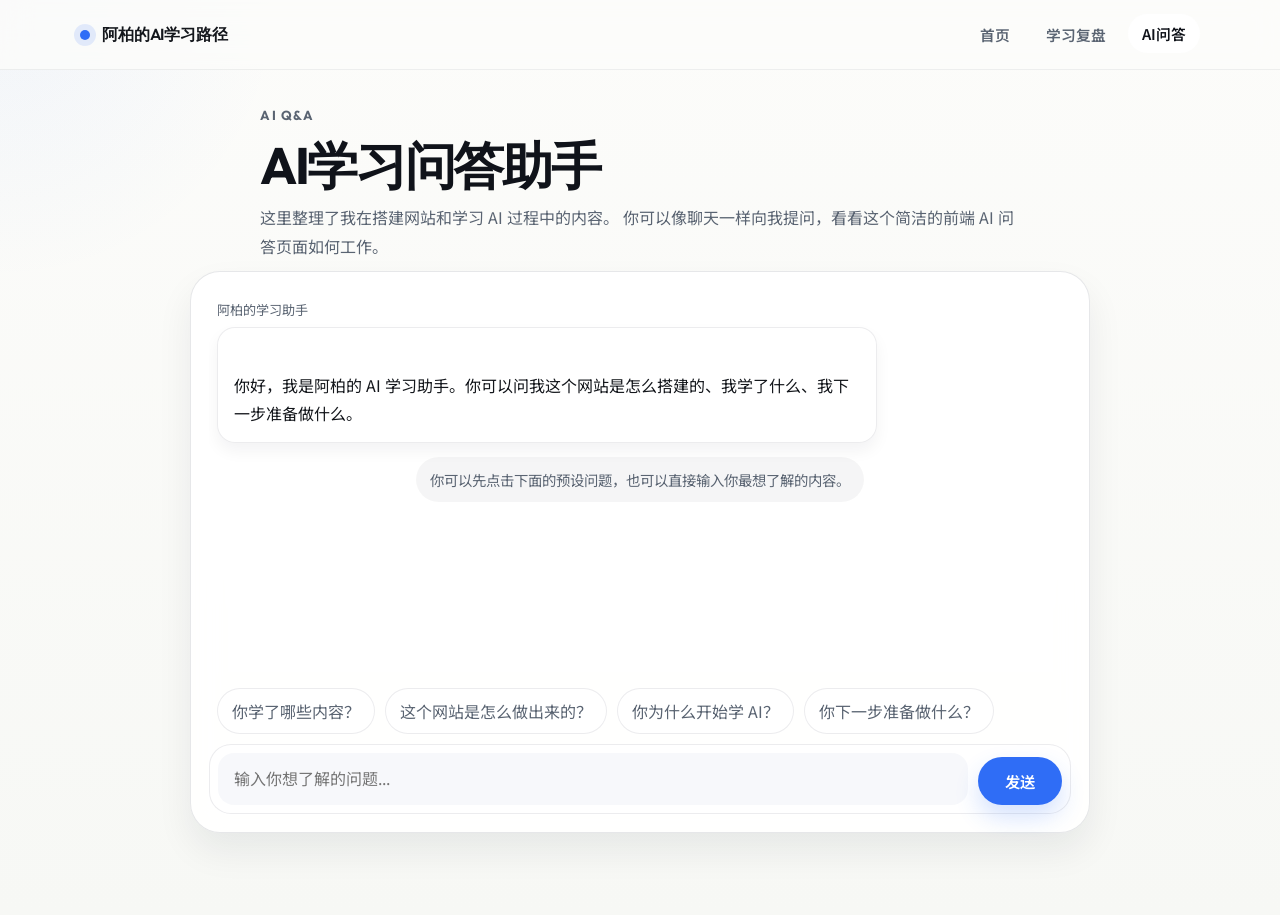
<file: qa.html>
<!DOCTYPE html>
<html lang="zh-CN">
<head>
  <meta charset="UTF-8">
  <meta name="viewport" content="width=device-width, initial-scale=1.0">
  <title>阿柏的AI学习路径 | AI问答</title>
  <link rel="preconnect" href="https://fonts.googleapis.com">
  <link rel="preconnect" href="https://fonts.gstatic.com" crossorigin>
  <link href="https://fonts.googleapis.com/css2?family=Outfit:wght@400;500;600;700;800&family=Noto+Sans+SC:wght@400;500;700;800&display=swap" rel="stylesheet">
  <link rel="stylesheet" href="style.css">
</head>
<body data-page="qa">
  <header class="site-header">
    <div class="container nav-wrap">
      <a class="brand" href="index.html">
        <span class="brand-mark"></span>
        <span>阿柏的AI学习路径</span>
      </a>
      <nav class="site-nav" aria-label="主导航">
        <a href="index.html" class="nav-link">首页</a>
        <a href="review.html" class="nav-link">学习复盘</a>
        <a href="qa.html" class="nav-link">AI问答</a>
      </nav>
    </div>
  </header>

  <main class="page-main">
    <section class="page-header page-enter">
      <div class="container page-header-inner">
        <p class="eyebrow">AI Q&A</p>
        <h1>AI学习问答助手</h1>
        <p>
          这里整理了我在搭建网站和学习 AI 过程中的内容。
          你可以像聊天一样向我提问，看看这个简洁的前端 AI 问答页面如何工作。
        </p>
      </div>
    </section>

    <section class="container chat-page page-enter">
      <div class="chat-shell surface-card">
        <div class="chat-messages" id="chatMessages">
          <div class="message message-ai">
            <div class="message-content">
              <div class="message-meta">阿柏的学习助手</div>
              <div class="message-bubble">
                你好，我是阿柏的 AI 学习助手。你可以问我这个网站是怎么搭建的、我学了什么、我下一步准备做什么。
              </div>
            </div>
          </div>
          <div class="chat-helper-note">
            你可以先点击下面的预设问题，也可以直接输入你最想了解的内容。
          </div>
        </div>

        <div class="preset-section">
          <button class="preset-question" type="button">你学了哪些内容？</button>
          <button class="preset-question" type="button">这个网站是怎么做出来的？</button>
          <button class="preset-question" type="button">你为什么开始学 AI？</button>
          <button class="preset-question" type="button">你下一步准备做什么？</button>
        </div>

        <div class="chat-composer">
          <label class="sr-only" for="questionInput">输入你的问题</label>
          <textarea
            id="questionInput"
            class="chat-input"
            rows="1"
            placeholder="输入你想了解的问题..."
          ></textarea>
          <button id="askButton" class="btn btn-primary send-button" type="button">发送</button>
        </div>
      </div>
    </section>
  </main>

  <script src="script.js"></script>
</body>
</html>
</file>
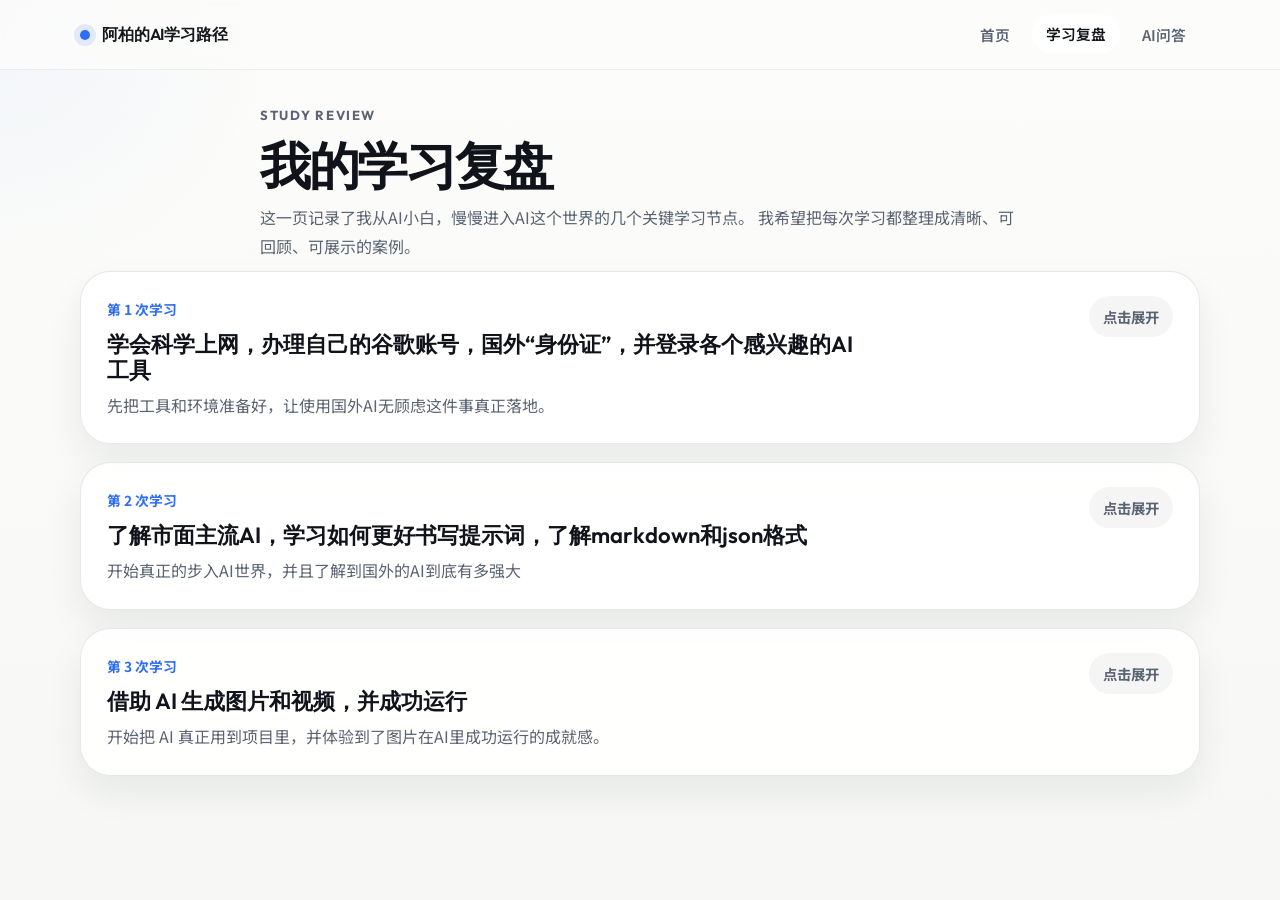
<file: review.html>
<!DOCTYPE html>
<html lang="zh-CN">
<head>
  <meta charset="UTF-8">
  <meta name="viewport" content="width=device-width, initial-scale=1.0">
  <title>阿柏的AI学习路径 | 学习复盘</title>
  <link rel="preconnect" href="https://fonts.googleapis.com">
  <link rel="preconnect" href="https://fonts.gstatic.com" crossorigin>
  <link href="https://fonts.googleapis.com/css2?family=Outfit:wght@400;500;600;700;800&family=Noto+Sans+SC:wght@400;500;700;800&display=swap" rel="stylesheet">
  <link rel="stylesheet" href="style.css">
</head>
<body data-page="review">
  <header class="site-header">
    <div class="container nav-wrap">
      <a class="brand" href="index.html">
        <span class="brand-mark"></span>
        <span>阿柏的AI学习路径</span>
      </a>
      <nav class="site-nav" aria-label="主导航">
        <a href="index.html" class="nav-link">首页</a>
        <a href="review.html" class="nav-link">学习复盘</a>
        <a href="qa.html" class="nav-link">AI问答</a>
      </nav>
    </div>
  </header>

  <main class="page-main">
    <section class="page-header page-enter">
      <div class="container page-header-inner">
        <p class="eyebrow">Study Review</p>
        <h1>我的学习复盘</h1>
        <p>
          这一页记录了我从AI小白，慢慢进入AI这个世界的几个关键学习节点。
          我希望把每次学习都整理成清晰、可回顾、可展示的案例。
        </p>
      </div>
    </section>

    <section class="container review-list">
      <article class="review-card surface-card expandable-card reveal">
        <button class="review-toggle" type="button" aria-expanded="false">
          <div class="review-toggle-copy">
            <span class="review-step">第 1 次学习</span>
            <h2>学会科学上网，办理自己的谷歌账号，国外“身份证”，并登录各个感兴趣的AI工具</h2>
            <p>先把工具和环境准备好，让使用国外AI无顾虑这件事真正落地。</p>
          </div>
          <span class="review-toggle-action">点击展开</span>
        </button>

        <div class="review-detail">
          <div class="detail-grid">
            <section class="detail-card">
              <h3>教学任务</h3>
              <p>搭建好自己的梯子，登录国外自己感兴趣的所有网站，并在手机端也下载好</p>
            </section>
            <section class="detail-card">
              <h3>我学到了什么</h3>
              <p>学到了如何真正的科学上网，并且知道了机场是什么意思，还知道了我们想访问国外的网站是很不容易的</p>
            </section>
          </div>

          <section class="detail-card detail-card-full">
            <h3>我的复盘</h3>
            <p>以前我对科学上网并没有很强的概念，我会觉得特别麻烦，完全没有思路去弄，可是当我静下心来去做的时候发现并没有这么难，有一个在国外的“身份证”真的很重要</p>
          </section>

          <section class="detail-card detail-card-full">
            <h3>成果展示</h3>
            <div class="result-gallery" data-fallback="将这里替换成你的 VSCode 安装与项目文件夹截图">
              <img class="result-image" src="images/第一次学习成果.png" alt="第一次学习成果" loading="lazy">
            </div>
          </section>
        </div>
      </article>

      <article class="review-card surface-card expandable-card reveal" style="--delay: 0.06s;">
        <button class="review-toggle" type="button" aria-expanded="false">
          <div class="review-toggle-copy">
            <span class="review-step">第 2 次学习</span>
            <h2>了解市面主流AI，学习如何更好书写提示词，了解markdown和json格式</h2>
            <p>开始真正的步入AI世界，并且了解到国外的AI到底有多强大</p>
          </div>
          <span class="review-toggle-action">点击展开</span>
        </button>

        <div class="review-detail">
          <div class="detail-grid">
            <section class="detail-card">
              <h3>教学任务</h3>
              <p>观看各类AI博主视频，自己先尝试学习，尝试找到一个可以有大量提示词案例的网站</p>
            </section>
            <section class="detail-card">
              <h3>我学到了什么</h3>
              <p>我知道了现在国内外主流AI都是什么，如何写提示词才能更好地让AI帮我完成任务</p>
            </section>
          </div>

          <section class="detail-card detail-card-full">
            <h3>我的复盘</h3>
            <p>这一节课让我真正的了解到原来世界上有这么多的AI工具，可我只是注册了我感兴趣
              的网站，我觉得那些才是真正以后能帮助到我的工具
            </p>
          </section>

          <section class="detail-card detail-card-full">
            <h3>成果展示</h3>
            <div class="result-gallery" data-fallback="将这里替换成你的首页预览截图">
              <img class="result-image" src="images/第二次学习成果.png" alt="第二次学习成果" loading="lazy">
            </div>
          </section>
        </div>
      </article>

      <article class="review-card surface-card expandable-card reveal" style="--delay: 0.12s;">
        <button class="review-toggle" type="button" aria-expanded="false">
          <div class="review-toggle-copy">
            <span class="review-step">第 3 次学习</span>
            <h2>借助 AI 生成图片和视频，并成功运行</h2>
            <p>开始把 AI 真正用到项目里，并体验到了图片在AI里成功运行的成就感。</p>
          </div>
          <span class="review-toggle-action">点击展开</span>
        </button>

        <div class="review-detail">
          <div class="detail-grid">
            <section class="detail-card">
              <h3>教学任务</h3>
              <p>借助 AI 生成自己想要的图片和视频，并在浏览器中成功运行整个项目。</p>
            </section>
            <section class="detail-card">
              <h3>我学到了什么</h3>
              <p>我体验到了 AI 在图片生成、页面搭建和内容整理上的辅助能力，也学会了如何把生成结果放入项目里并检查效果是否正常。</p>
            </section>
          </div>

          <section class="detail-card detail-card-full">
            <h3>我的复盘</h3>
            <p>当页面真的在浏览器里成功打开时，我对“自己也能做项目”这件事更有信心了，AI 不只是帮我省时间，更让我更敢开始、更敢尝试。</p>
          </section>

          <section class="detail-card detail-card-full">
            <h3>成果展示</h3>
            <div class="result-gallery" data-fallback="将这里替换成你的 AI 问答页截图">
              <img class="result-image" src="images/第三次学习成果.png" alt="第三次学习成果" loading="lazy">
            </div>
          </section>
        </div>
      </article>
    </section>
  </main>

  <script src="script.js"></script>
</body>
</html>
</file>
<file: style.css>
:root {
  --bg: #f7f8f5;
  --bg-soft: #fcfcfa;
  --surface: rgba(255, 255, 255, 0.9);
  --surface-strong: #ffffff;
  --text: #14171c;
  --text-soft: #5a6472;
  --text-faint: #7f8793;
  --heading: #10131a;
  --accent: #2f6df6;
  --accent-soft: rgba(47, 109, 246, 0.08);
  --line: rgba(15, 23, 42, 0.1);
  --line-strong: rgba(15, 23, 42, 0.16);
  --shadow-xl: 0 26px 56px rgba(15, 23, 42, 0.08);
  --shadow-lg: 0 18px 36px rgba(15, 23, 42, 0.07);
  --shadow-md: 0 12px 24px rgba(15, 23, 42, 0.06);
  --shadow-sm: 0 8px 16px rgba(15, 23, 42, 0.05);
  --radius-xl: 30px;
  --radius-lg: 24px;
  --radius-md: 18px;
  --radius-sm: 14px;
  --container: 1120px;
}

* {
  box-sizing: border-box;
}

html {
  scroll-behavior: smooth;
}

body {
  margin: 0;
  min-height: 100vh;
  font-family: "Noto Sans SC", sans-serif;
  color: var(--text);
  background:
    radial-gradient(circle at top left, rgba(47, 109, 246, 0.05), transparent 18%),
    linear-gradient(180deg, var(--bg-soft) 0%, var(--bg) 100%);
  -webkit-font-smoothing: antialiased;
  text-rendering: optimizeLegibility;
}

body.page-loaded .page-enter {
  opacity: 1;
  transform: translateY(0);
}

a {
  color: inherit;
  text-decoration: none;
}

img {
  max-width: 100%;
}

button,
input,
textarea {
  font: inherit;
}

button {
  color: inherit;
}

code {
  padding: 2px 8px;
  border-radius: 8px;
  background: var(--accent-soft);
  color: var(--accent);
}

.sr-only {
  position: absolute;
  width: 1px;
  height: 1px;
  padding: 0;
  margin: -1px;
  overflow: hidden;
  clip: rect(0, 0, 0, 0);
  white-space: nowrap;
  border: 0;
}

.container {
  width: min(calc(100% - 32px), var(--container));
  margin: 0 auto;
}

.site-header {
  position: sticky;
  top: 0;
  z-index: 20;
  border-bottom: 1px solid rgba(15, 23, 42, 0.06);
  background: rgba(252, 252, 250, 0.82);
  backdrop-filter: blur(14px);
}

.nav-wrap {
  display: flex;
  align-items: center;
  justify-content: space-between;
  gap: 16px;
  padding: 15px 0;
}

.brand {
  display: inline-flex;
  align-items: center;
  gap: 12px;
  font-family: "Outfit", sans-serif;
  font-size: 1rem;
  font-weight: 600;
  letter-spacing: -0.01em;
}

.brand-mark {
  width: 10px;
  height: 10px;
  border-radius: 50%;
  background: var(--accent);
  box-shadow: 0 0 0 6px rgba(47, 109, 246, 0.12);
}

.site-nav {
  display: flex;
  flex-wrap: wrap;
  gap: 8px;
}

.nav-link {
  padding: 9px 14px;
  border-radius: 999px;
  color: var(--text-soft);
  font-size: 0.92rem;
  font-weight: 600;
  transition: color 0.22s ease, background 0.22s ease, transform 0.22s ease;
}

.nav-link:hover,
body[data-page="home"] .site-nav a[href="index.html"],
body[data-page="review"] .site-nav a[href="review.html"],
body[data-page="qa"] .site-nav a[href="qa.html"] {
  color: var(--heading);
  background: rgba(255, 255, 255, 0.94);
  transform: translateY(-1px);
}

.nav-link:focus-visible,
.btn:focus-visible,
.review-toggle:focus-visible,
.preset-question:focus-visible,
.chat-input:focus-visible {
  outline: 2px solid rgba(47, 109, 246, 0.34);
  outline-offset: 2px;
}

.page-enter {
  opacity: 0;
  transform: translateY(24px);
  transition: opacity 0.75s ease, transform 0.75s ease;
}

.reveal {
  opacity: 0;
  transform: translateY(24px);
  transition: opacity 0.72s ease, transform 0.72s ease;
  transition-delay: var(--delay, 0s);
}

.reveal.is-visible {
  opacity: 1;
  transform: translateY(0);
}

.surface-card {
  border: 1px solid var(--line);
  border-radius: var(--radius-xl);
  background: var(--surface);
  box-shadow: var(--shadow-lg);
  backdrop-filter: blur(14px);
}

.eyebrow {
  display: inline-block;
  margin: 0 0 12px;
  color: var(--accent);
  font-family: "Outfit", sans-serif;
  font-size: 0.82rem;
  font-weight: 700;
  letter-spacing: 0.12em;
  text-transform: uppercase;
}

.hero,
.page-main {
  padding: 34px 0 82px;
}

.hero-shell {
  display: grid;
  grid-template-columns: minmax(0, 0.92fr) minmax(0, 1.08fr);
  gap: 42px;
  align-items: center;
}

.hero-copy {
  max-width: 540px;
}

.hero-copy h1,
.page-header-inner h1 {
  margin: 0;
  color: var(--heading);
  font-family: "Outfit", sans-serif;
  font-weight: 700;
  letter-spacing: -0.045em;
}

.hero-copy h1 {
  font-size: clamp(2.7rem, 4.9vw, 4.4rem);
  line-height: 1.03;
}

.hero-title-line {
  display: block;
}

.hero-lead,
.page-header-inner p,
.section-heading p,
.info-card p,
.entry-card p,
.review-toggle-copy p,
.detail-card p,
.chat-helper-note,
.message-meta {
  margin: 0;
  color: var(--text-soft);
  line-height: 1.8;
}

.hero-lead {
  max-width: 53ch;
  margin-top: 18px;
  font-size: 1.02rem;
}

.hero-actions {
  display: flex;
  flex-wrap: wrap;
  gap: 12px;
  margin-top: 26px;
}

.btn {
  display: inline-flex;
  align-items: center;
  justify-content: center;
  min-height: 48px;
  padding: 0 20px;
  border-radius: 999px;
  border: 0;
  font-size: 0.96rem;
  font-weight: 600;
  letter-spacing: -0.01em;
  cursor: pointer;
  transition: transform 0.22s ease, box-shadow 0.22s ease, background 0.22s ease, border-color 0.22s ease;
}

.btn:hover {
  transform: translateY(-1px);
}

.btn-primary {
  color: #ffffff;
  background: var(--accent);
  box-shadow: 0 12px 24px rgba(47, 109, 246, 0.2);
}

.btn-primary:disabled {
  opacity: 0.72;
  cursor: not-allowed;
  transform: none;
}

.btn-secondary {
  color: var(--heading);
  background: rgba(255, 255, 255, 0.94);
  border: 1px solid var(--line);
  box-shadow: var(--shadow-sm);
}

.hero-visual {
  position: relative;
  display: flex;
  justify-content: flex-end;
}

.project-preview {
  width: min(100%, 580px);
  overflow: hidden;
  padding: 16px;
  border-radius: 32px;
  box-shadow: var(--shadow-xl);
}

.project-preview-header {
  display: flex;
  align-items: center;
  justify-content: space-between;
  gap: 12px;
  padding: 2px 4px 14px;
}

.project-preview-dots {
  display: inline-flex;
  gap: 6px;
}

.project-preview-dots span {
  width: 8px;
  height: 8px;
  border-radius: 50%;
  background: rgba(15, 23, 42, 0.18);
}

.project-preview-tag {
  display: inline-flex;
  align-items: center;
  min-height: 32px;
  padding: 0 12px;
  border-radius: 999px;
  background: rgba(15, 23, 42, 0.04);
  color: var(--text-soft);
  font-size: 0.82rem;
  font-weight: 700;
}

.project-preview-media {
  display: flex;
  align-items: flex-end;
  justify-content: center;
  overflow: hidden;
  border-radius: 24px;
  border: 1px solid rgba(15, 23, 42, 0.08);
  background:
    linear-gradient(180deg, rgba(255, 255, 255, 0.9) 0%, rgba(244, 247, 252, 0.98) 100%);
  box-shadow: inset 0 1px 0 rgba(255, 255, 255, 0.82);
  min-height: clamp(460px, 48vw, 620px);
  padding: 20px 20px 0;
}

.project-preview-image {
  display: block;
  width: 100%;
  height: clamp(420px, 46vw, 600px);
  object-fit: contain;
  object-position: center bottom;
}

.section-block {
  padding-top: 24px;
}

.section-heading,
.page-header-inner {
  display: grid;
  gap: 10px;
}

.section-heading h2,
.page-header-inner h1 {
  margin: 0;
  font-size: clamp(2rem, 4vw, 3.2rem);
  line-height: 1.08;
}

.page-header {
  padding-bottom: 10px;
}

.page-header-inner {
  max-width: 760px;
}

.info-grid,
.entry-grid {
  display: grid;
  grid-template-columns: repeat(3, minmax(0, 1fr));
  gap: 16px;
}

.entry-grid {
  grid-template-columns: repeat(2, minmax(0, 1fr));
}

.info-card,
.entry-card,
.review-card,
.chat-shell {
  transition: transform 0.24s ease, box-shadow 0.24s ease, border-color 0.24s ease;
}

.info-card:hover,
.entry-card:hover,
.review-card:hover,
.chat-shell:hover {
  transform: translateY(-3px);
  box-shadow: var(--shadow-md);
  border-color: var(--line-strong);
}

.info-card,
.entry-card {
  padding: 22px;
}

.card-label,
.review-step {
  display: inline-block;
  margin-bottom: 12px;
  color: var(--accent);
  font-size: 0.86rem;
  font-weight: 700;
}

.info-card h3,
.entry-card h3,
.review-toggle-copy h2 {
  margin: 0 0 8px;
  color: var(--heading);
  font-family: "Outfit", sans-serif;
  font-size: 1.38rem;
  line-height: 1.18;
  font-weight: 600;
}

.entry-card {
  display: flex;
  flex-direction: column;
  min-height: 224px;
}

.entry-link {
  display: inline-flex;
  align-items: center;
  gap: 8px;
  margin-top: auto;
  padding-top: 18px;
  color: var(--accent);
  font-weight: 600;
}

.entry-link::after {
  content: "->";
  transition: transform 0.22s ease;
}

.entry-card:hover .entry-link::after {
  transform: translateX(4px);
}

.review-list {
  display: grid;
  gap: 18px;
}

.review-card {
  overflow: hidden;
}

.review-toggle {
  width: 100%;
  display: flex;
  align-items: flex-start;
  justify-content: space-between;
  gap: 16px;
  padding: 24px 26px;
  border: 0;
  background: transparent;
  cursor: pointer;
  text-align: left;
}

.review-toggle-copy {
  max-width: 760px;
}

.review-toggle-action {
  flex: 0 0 auto;
  padding: 10px 14px;
  border-radius: 999px;
  background: rgba(15, 23, 42, 0.04);
  color: var(--text-soft);
  font-size: 0.9rem;
  font-weight: 700;
}

.expandable-card.is-open .review-toggle-action {
  color: var(--accent);
  background: var(--accent-soft);
}

.review-detail {
  max-height: 0;
  overflow: hidden;
  opacity: 0;
  padding: 0 26px;
  transition: max-height 0.45s ease, opacity 0.28s ease, padding 0.28s ease;
}

.expandable-card.is-open .review-detail {
  opacity: 1;
  padding: 0 26px 26px;
}

.detail-grid {
  display: grid;
  grid-template-columns: repeat(2, minmax(0, 1fr));
  gap: 16px;
}

.detail-card {
  padding: 18px 20px;
  border-radius: var(--radius-lg);
  border: 1px solid rgba(15, 23, 42, 0.08);
  background: rgba(255, 255, 255, 0.84);
  box-shadow: var(--shadow-sm);
}

.detail-card-full {
  margin-top: 16px;
}

.detail-card h3 {
  margin: 0 0 10px;
  color: var(--heading);
  font-size: 1rem;
}

.showcase-media {
  position: relative;
  min-height: 240px;
  display: grid;
  place-items: center;
  margin-top: 14px;
  padding: 16px;
  border-radius: 24px;
  border: 1px solid rgba(15, 23, 42, 0.08);
  background:
    linear-gradient(180deg, rgba(255, 255, 255, 0.98) 0%, rgba(244, 247, 252, 0.92) 100%);
  box-shadow: 0 18px 34px rgba(15, 23, 42, 0.08), inset 0 1px 0 rgba(255, 255, 255, 0.86);
  overflow: hidden;
}

.showcase-media.is-empty::before {
  content: attr(data-fallback);
  padding: 0 18px;
  color: var(--text-faint);
  text-align: center;
  line-height: 1.7;
}

.showcase-image {
  display: block;
  width: 100%;
  border-radius: 18px;
  border: 1px solid rgba(15, 23, 42, 0.08);
  background: #ffffff;
  box-shadow: 0 12px 24px rgba(15, 23, 42, 0.1);
}

.showcase-media.is-empty .showcase-image {
  display: none;
}

.chat-page {
  max-width: 900px;
  margin: 0 auto;
}

.chat-shell {
  padding: 18px;
}

.chat-messages {
  display: flex;
  flex-direction: column;
  gap: 14px;
  min-height: 380px;
  max-height: 520px;
  overflow-y: auto;
  padding: 8px;
}

.message {
  display: flex;
}

.message-user {
  justify-content: flex-end;
}

.message-content {
  max-width: min(78%, 720px);
  display: grid;
  gap: 6px;
}

.message-user .message-content {
  justify-items: end;
}

.message-meta {
  font-size: 0.82rem;
}

.message-bubble {
  min-width: 96px;
  padding: 14px 16px;
  border-radius: 18px;
  border: 1px solid rgba(15, 23, 42, 0.08);
  box-shadow: var(--shadow-sm);
  line-height: 1.78;
  white-space: pre-line;
  word-break: normal;
  overflow-wrap: break-word;
}

.message-ai .message-bubble {
  background: rgba(255, 255, 255, 0.92);
  color: var(--text);
}

.message-user .message-bubble {
  background: var(--accent);
  color: #ffffff;
  border-color: transparent;
}

.message-thinking .message-bubble {
  display: inline-flex;
  align-items: center;
  gap: 8px;
}

.thinking-dots {
  display: inline-flex;
  gap: 4px;
}

.thinking-dots span {
  width: 6px;
  height: 6px;
  border-radius: 50%;
  background: rgba(47, 109, 246, 0.38);
  animation: thinkingPulse 1s ease-in-out infinite;
}

.thinking-dots span:nth-child(2) {
  animation-delay: 0.16s;
}

.thinking-dots span:nth-child(3) {
  animation-delay: 0.32s;
}

.chat-helper-note {
  align-self: center;
  padding: 10px 14px;
  border-radius: 999px;
  background: rgba(15, 23, 42, 0.04);
  font-size: 0.9rem;
  transition: opacity 0.24s ease, max-height 0.24s ease, margin 0.24s ease, padding 0.24s ease;
}

.chat-messages.has-conversation .chat-helper-note {
  opacity: 0;
  max-height: 0;
  margin: 0;
  padding-top: 0;
  padding-bottom: 0;
  overflow: hidden;
}

.preset-section {
  display: flex;
  flex-wrap: wrap;
  gap: 10px;
  padding: 18px 8px 10px;
}

.preset-question {
  padding: 10px 14px;
  border: 1px solid rgba(15, 23, 42, 0.08);
  border-radius: 999px;
  background: rgba(255, 255, 255, 0.92);
  color: var(--text-soft);
  cursor: pointer;
  transition: transform 0.2s ease, border-color 0.2s ease, color 0.2s ease, background 0.2s ease;
}

.preset-question:hover {
  transform: translateY(-1px);
  color: var(--heading);
  border-color: rgba(47, 109, 246, 0.16);
  background: #ffffff;
}

.chat-composer {
  display: grid;
  grid-template-columns: minmax(0, 1fr) auto;
  gap: 10px;
  align-items: end;
  padding: 8px;
  border-radius: 22px;
  border: 1px solid rgba(15, 23, 42, 0.08);
  background: rgba(255, 255, 255, 0.92);
}

.chat-input {
  width: 100%;
  min-height: 48px;
  max-height: 130px;
  padding: 13px 16px;
  resize: none;
  border: 0;
  outline: none;
  border-radius: 16px;
  background: rgba(247, 248, 251, 0.92);
  color: var(--text);
  line-height: 1.6;
}

.send-button {
  min-width: 84px;
  min-height: 48px;
  padding: 0 18px;
}

.message.is-entering {
  animation: messageIn 0.28s ease;
}

@keyframes thinkingPulse {
  0%,
  100% {
    transform: scale(0.7);
    opacity: 0.45;
  }

  50% {
    transform: scale(1);
    opacity: 1;
  }
}

@keyframes messageIn {
  0% {
    opacity: 0;
    transform: translateY(8px);
  }

  100% {
    opacity: 1;
    transform: translateY(0);
  }
}

@media (max-width: 1040px) {
  .hero-shell,
  .info-grid {
    grid-template-columns: 1fr;
  }

  .hero-shell {
    gap: 28px;
  }

  .hero-copy {
    max-width: none;
  }

  .hero-visual {
    justify-content: center;
  }

  .project-preview {
    width: min(100%, 640px);
  }

  .project-preview-media {
    min-height: clamp(420px, 72vw, 560px);
  }

  .project-preview-image {
    height: clamp(380px, 68vw, 540px);
  }
}

@media (max-width: 860px) {
  .entry-grid,
  .detail-grid {
    grid-template-columns: 1fr;
  }
}

@media (max-width: 760px) {
  .nav-wrap {
    flex-direction: column;
    align-items: flex-start;
  }

  .site-nav {
    width: 100%;
  }

  .nav-link {
    flex: 1 1 auto;
    text-align: center;
  }

  .hero,
  .page-main {
    padding: 24px 0 68px;
  }

  .section-block {
    padding-top: 20px;
  }

  .review-toggle {
    flex-direction: column;
    align-items: flex-start;
  }

  .chat-composer {
    grid-template-columns: 1fr;
  }

  .send-button {
    width: 100%;
  }
}

@media (max-width: 560px) {
  .container {
    width: min(calc(100% - 20px), var(--container));
  }

  .hero-copy h1 {
    font-size: clamp(2.25rem, 10vw, 3.2rem);
  }

  .hero-actions {
    flex-direction: column;
  }

  .btn {
    width: 100%;
  }

  .project-preview {
    padding: 12px;
    border-radius: 26px;
  }

  .project-preview-media {
    border-radius: 20px;
    min-height: 360px;
    padding: 16px 16px 0;
  }

  .project-preview-image {
    height: 320px;
  }

  .info-card,
  .entry-card {
    padding: 20px;
  }

  .review-toggle,
  .detail-card {
    padding-left: 18px;
    padding-right: 18px;
  }

  .review-detail {
    padding: 0 18px;
  }

  .expandable-card.is-open .review-detail {
    padding: 0 18px 18px;
  }

  .chat-shell {
    padding: 16px;
  }

  .message-content {
    max-width: 90%;
  }
}

@media (prefers-reduced-motion: reduce) {
  *,
  *::before,
  *::after {
    animation: none !important;
    transition-duration: 0.01ms !important;
    scroll-behavior: auto !important;
  }
}
.result-gallery {
  margin-top: 16px;
}

.result-image {
  width: 100%;
  display: block;
  border-radius: 18px;
  border: 1px solid #e7eaf0;
  box-shadow: 0 10px 30px rgba(15, 23, 42, 0.06);
}
</file>
